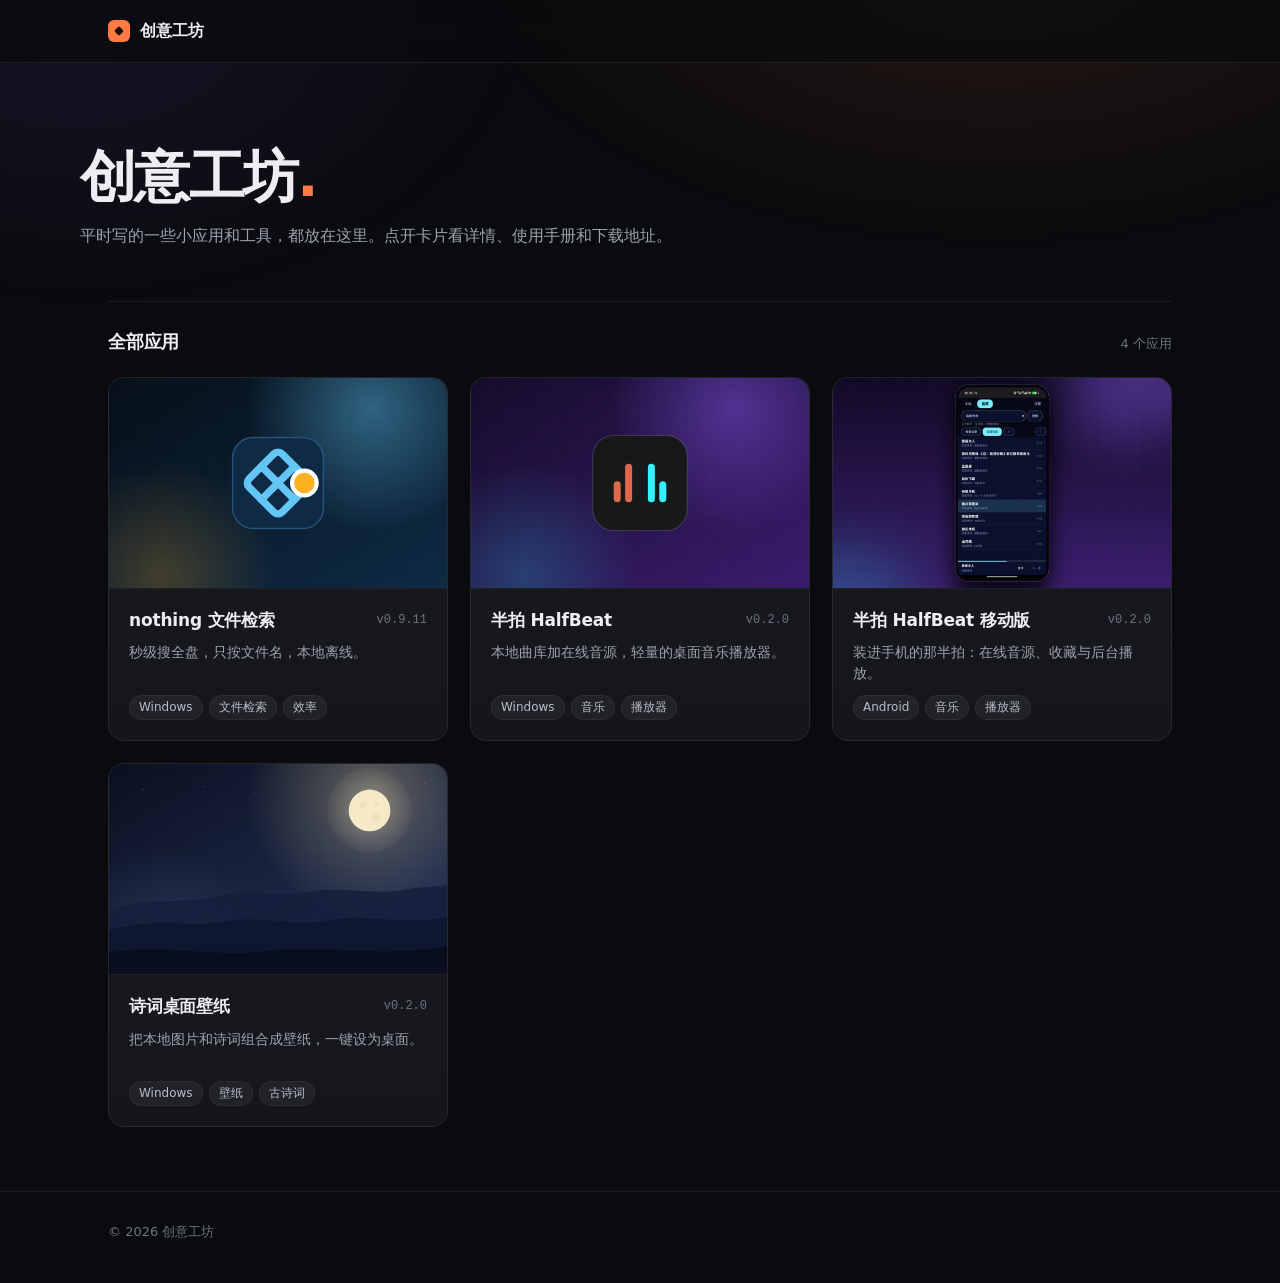
<file: index.html>
<!DOCTYPE html>
<html lang="zh-CN">
<head>
  <meta charset="utf-8">
  <meta name="viewport" content="width=device-width, initial-scale=1">
  <title>创意工坊 · 小应用与工具</title>
  <meta name="description" content="创意工坊：一些小应用、小工具的发布页，附使用手册和下载。">
  <link rel="icon" href="data:image/svg+xml,%3Csvg xmlns='http://www.w3.org/2000/svg' viewBox='0 0 32 32'%3E%3Crect width='32' height='32' rx='9' fill='%23ff7a45'/%3E%3Crect x='11' y='11' width='10' height='10' rx='2' transform='rotate(45 16 16)' fill='%2316100b'/%3E%3C/svg%3E">
  <link rel="stylesheet" href="assets/css/style.css">
</head>
<body>
  <header class="site-header">
    <div class="wrap header-inner">
      <a class="brand" href="index.html">
        <svg viewBox="0 0 32 32" aria-hidden="true">
          <rect width="32" height="32" rx="9" fill="#ff7a45"/>
          <rect x="11" y="11" width="10" height="10" rx="2" transform="rotate(45 16 16)" fill="#16100b"/>
        </svg>
        <span>创意工坊</span>
      </a>
    </div>
  </header>

  <main>
    <section class="wrap hero">
      <h1>创意工坊<span class="dot">.</span></h1>
      <p>平时写的一些小应用和工具，都放在这里。点开卡片看详情、使用手册和下载地址。</p>
    </section>

    <section class="wrap">
      <div class="section-head">
        <h2>全部应用</h2>
        <span class="count" id="app-count"></span>
      </div>
      <div class="app-grid" id="app-grid"></div>
      <div class="state" id="state" hidden></div>
    </section>
  </main>

  <footer class="site-footer">
    <div class="wrap footer-inner">
      <span>© 2026 创意工坊</span>
    </div>
  </footer>

  <noscript>
    <div class="wrap state">这个页面需要开启 JavaScript 才能加载应用列表。</div>
  </noscript>

  <script src="assets/js/home.js"></script>
</body>
</html>
</file>
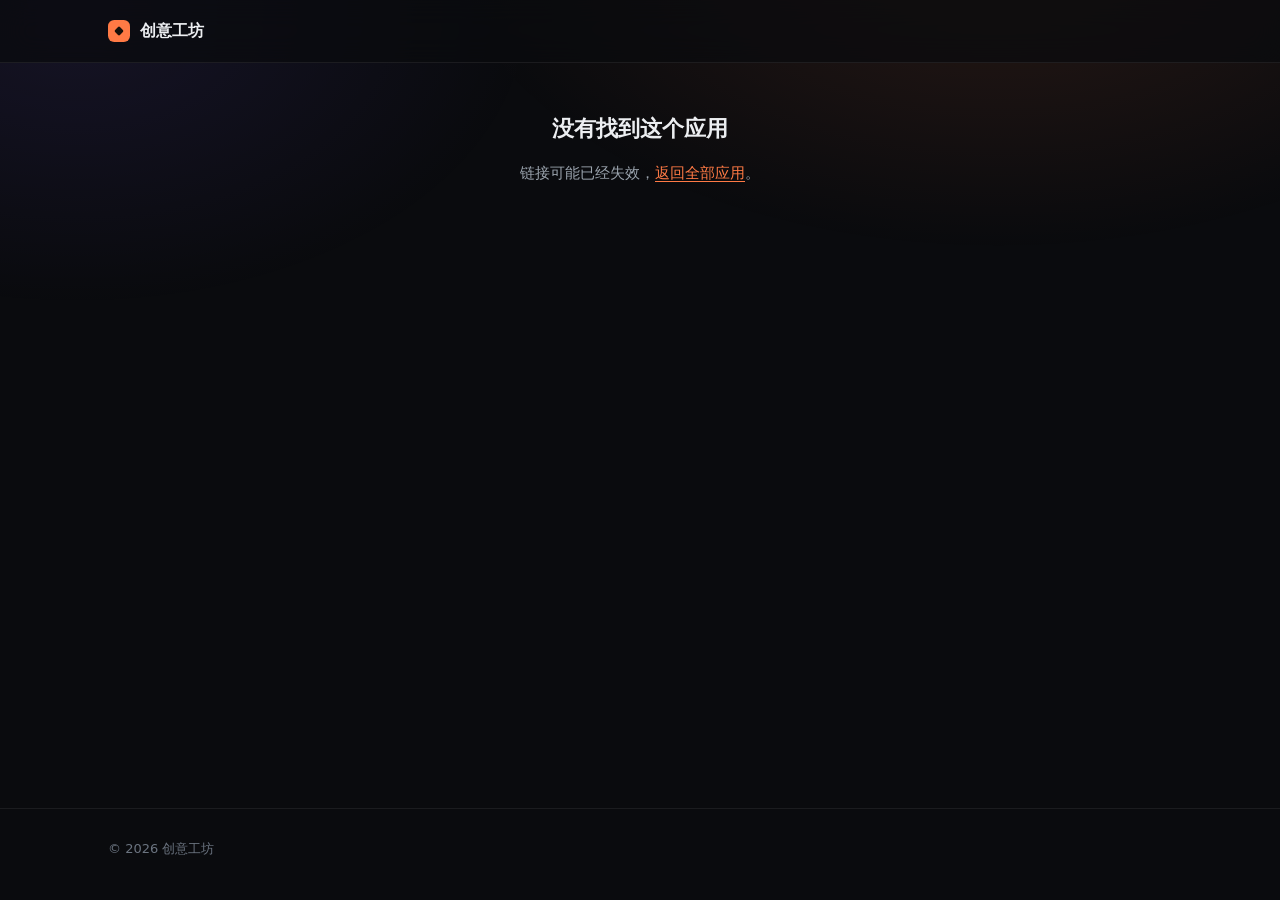
<file: app.html>
<!DOCTYPE html>
<html lang="zh-CN">
<head>
  <meta charset="utf-8">
  <meta name="viewport" content="width=device-width, initial-scale=1">
  <title>应用详情 · 创意工坊</title>
  <meta name="description" content="创意工坊应用详情">
  <link rel="icon" href="data:image/svg+xml,%3Csvg xmlns='http://www.w3.org/2000/svg' viewBox='0 0 32 32'%3E%3Crect width='32' height='32' rx='9' fill='%23ff7a45'/%3E%3Crect x='11' y='11' width='10' height='10' rx='2' transform='rotate(45 16 16)' fill='%2316100b'/%3E%3C/svg%3E">
  <link rel="stylesheet" href="assets/css/style.css">
</head>
<body>
  <header class="site-header">
    <div class="wrap header-inner">
      <a class="brand" href="index.html">
        <svg viewBox="0 0 32 32" aria-hidden="true">
          <rect width="32" height="32" rx="9" fill="#ff7a45"/>
          <rect x="11" y="11" width="10" height="10" rx="2" transform="rotate(45 16 16)" fill="#16100b"/>
        </svg>
        <span>创意工坊</span>
      </a>
    </div>
  </header>

  <main>
    <article class="wrap app-detail" id="app-page" hidden>
      <div class="detail-hero">
        <div class="detail-info">
          <a class="back" href="index.html">← 返回全部应用</a>
          <h1 id="app-name"></h1>
          <p class="tagline" id="app-tagline"></p>
          <div class="meta-row" id="app-meta"></div>
          <div class="hero-actions">
            <a class="btn btn-primary" href="#downloads">下载 / 获取</a>
          </div>
        </div>
        <div class="detail-cover">
          <img id="app-cover" alt="">
        </div>
      </div>

      <nav class="toc" aria-label="页面目录">
        <a href="#intro">简介</a>
        <a href="#previews">效果预览</a>
        <a href="#manual">使用手册</a>
        <a href="#downloads">下载</a>
      </nav>

      <section class="block" id="intro">
        <h2>简介</h2>
        <div class="prose" id="app-intro"></div>
      </section>

      <section class="block" id="previews">
        <h2>效果预览</h2>
        <div class="gallery" id="app-previews"></div>
      </section>

      <section class="block" id="manual">
        <h2>使用手册</h2>
        <div class="prose" id="app-manual"></div>
      </section>

      <section class="block" id="downloads">
        <h2>下载</h2>
        <div class="download-grid">
          <div class="panel" id="panel-direct">
            <div class="panel-head">
              <h3>直接下载</h3>
              <span class="panel-hint">小文件，点击即下</span>
            </div>
            <ul class="dl-list" id="app-downloads"></ul>
          </div>
          <div class="panel" id="panel-netdisk">
            <div class="panel-head">
              <h3>网盘下载</h3>
              <span class="panel-hint">大文件推荐</span>
            </div>
            <ul class="dl-list" id="app-netdisks"></ul>
          </div>
        </div>
      </section>
    </article>

    <div class="wrap state" id="notfound" hidden>
      <h2>没有找到这个应用</h2>
      <p>链接可能已经失效，<a href="index.html">返回全部应用</a>。</p>
    </div>
  </main>

  <footer class="site-footer">
    <div class="wrap footer-inner">
      <span>© 2026 创意工坊</span>
    </div>
  </footer>

  <div class="lightbox" id="lightbox" hidden>
    <button class="lb-btn lb-close" id="lb-close" type="button" aria-label="关闭">×</button>
    <button class="lb-btn lb-prev" id="lb-prev" type="button" aria-label="上一张">‹</button>
    <img id="lb-img" alt="">
    <button class="lb-btn lb-next" id="lb-next" type="button" aria-label="下一张">›</button>
  </div>

  <script src="assets/vendor/marked.min.js"></script>
  <script src="assets/js/app.js"></script>
</body>
</html>
</file>
<file: assets/css/style.css>
/* ========== 基础 ========== */
*,
*::before,
*::after {
  box-sizing: border-box;
}

[hidden] {
  display: none !important;
}

:root {
  --bg: #0a0b0e;
  --surface: #111319;
  --surface-2: #171a21;
  --border: rgba(255, 255, 255, 0.07);
  --border-strong: rgba(255, 255, 255, 0.15);
  --text: #eceef1;
  --muted: #9aa3ad;
  --faint: #6b7480;
  --accent: #ff7a45;
  --accent-2: #ffb454;
  --radius: 16px;
  --wrap: 1120px;
  --font: "Inter", "PingFang SC", "HarmonyOS Sans SC", "Microsoft YaHei",
    system-ui, -apple-system, "Segoe UI", sans-serif;
  --mono: ui-monospace, "SFMono-Regular", Consolas, "Liberation Mono", monospace;
}

html {
  scroll-behavior: smooth;
  -webkit-text-size-adjust: 100%;
}

body {
  margin: 0;
  min-height: 100vh;
  display: flex;
  flex-direction: column;
  background: var(--bg);
  color: var(--text);
  font-family: var(--font);
  font-size: 15px;
  line-height: 1.6;
  -webkit-font-smoothing: antialiased;
}

body::before {
  content: "";
  position: fixed;
  inset: 0;
  z-index: -1;
  pointer-events: none;
  background:
    radial-gradient(900px 520px at 78% -8%, rgba(255, 122, 69, 0.13), transparent 62%),
    radial-gradient(760px 480px at 6% 2%, rgba(124, 92, 255, 0.1), transparent 60%);
}

a {
  color: inherit;
  text-decoration: none;
}

img {
  display: block;
  max-width: 100%;
}

button {
  font: inherit;
}

::selection {
  background: rgba(255, 122, 69, 0.32);
}

:focus-visible {
  outline: 2px solid rgba(255, 122, 69, 0.7);
  outline-offset: 2px;
  border-radius: 4px;
}

.wrap {
  width: 100%;
  max-width: var(--wrap);
  margin: 0 auto;
  padding: 0 28px;
}

main {
  flex: 1;
}

/* ========== 顶栏 ========== */
.site-header {
  position: sticky;
  top: 0;
  z-index: 20;
  background: rgba(10, 11, 14, 0.74);
  backdrop-filter: blur(14px);
  -webkit-backdrop-filter: blur(14px);
  border-bottom: 1px solid var(--border);
}

.header-inner {
  display: flex;
  align-items: center;
  justify-content: space-between;
  height: 62px;
}

.brand {
  display: inline-flex;
  align-items: center;
  gap: 10px;
  font-size: 16px;
  font-weight: 650;
  letter-spacing: 0.01em;
}

.brand svg {
  width: 22px;
  height: 22px;
  flex: 0 0 auto;
}

/* ========== 首页 ========== */
.hero {
  padding: 84px 0 52px;
}

.hero h1 {
  margin: 0 0 16px;
  font-size: clamp(36px, 6.4vw, 56px);
  line-height: 1.08;
  letter-spacing: -0.03em;
  font-weight: 700;
}

.hero h1 .dot {
  color: var(--accent);
}

.hero p {
  margin: 0;
  max-width: 600px;
  color: var(--muted);
  font-size: 16px;
}

.section-head {
  display: flex;
  align-items: baseline;
  justify-content: space-between;
  gap: 16px;
  margin: 0 0 20px;
  padding-top: 8px;
  border-top: 1px solid var(--border);
}

.section-head h2 {
  margin: 0;
  padding-top: 18px;
  font-size: 18px;
  font-weight: 650;
  letter-spacing: -0.01em;
}

.count {
  font-size: 13px;
  color: var(--faint);
}

.app-grid {
  display: grid;
  grid-template-columns: repeat(auto-fill, minmax(300px, 1fr));
  gap: 22px;
  padding-bottom: 64px;
}

@keyframes rise {
  from {
    opacity: 0;
    transform: translateY(14px);
  }
  to {
    opacity: 1;
    transform: none;
  }
}

.card {
  display: flex;
  flex-direction: column;
  overflow: hidden;
  background-color: var(--surface);
  background-image: linear-gradient(
    180deg,
    rgba(255, 255, 255, 0.035),
    rgba(255, 255, 255, 0.012)
  );
  border: 1px solid var(--border);
  border-radius: var(--radius);
  transition: transform 0.25s ease, border-color 0.25s ease, box-shadow 0.25s ease;
  animation: rise 0.55s cubic-bezier(0.2, 0.7, 0.3, 1) both;
}

.card:hover {
  transform: translateY(-4px);
  border-color: var(--border-strong);
  box-shadow: 0 18px 40px -18px rgba(0, 0, 0, 0.8),
    0 0 0 1px rgba(255, 122, 69, 0.12);
}

.card-cover {
  aspect-ratio: 16 / 10;
  overflow: hidden;
  background: #0d0f13;
  border-bottom: 1px solid var(--border);
}

.card-cover img {
  width: 100%;
  height: 100%;
  object-fit: cover;
  transition: transform 0.5s ease;
}

.card:hover .card-cover img {
  transform: scale(1.035);
}

.card-body {
  display: flex;
  flex-direction: column;
  gap: 8px;
  padding: 18px 20px 20px;
}

.card-title {
  display: flex;
  align-items: center;
  justify-content: space-between;
  gap: 12px;
}

.card-title h3 {
  margin: 0;
  font-size: 17px;
  font-weight: 650;
  letter-spacing: -0.01em;
}

.card-ver {
  flex: 0 0 auto;
  font-family: var(--mono);
  font-size: 12px;
  color: var(--faint);
}

.card-tagline {
  margin: 0;
  min-height: 2.9em;
  color: var(--muted);
  font-size: 14px;
  line-height: 1.45;
  display: -webkit-box;
  -webkit-line-clamp: 2;
  -webkit-box-orient: vertical;
  overflow: hidden;
}

.card-meta {
  display: flex;
  flex-wrap: wrap;
  gap: 6px;
  margin-top: 4px;
}

.chip {
  font-size: 12px;
  color: #b7bfc8;
  background: rgba(255, 255, 255, 0.055);
  border: 1px solid rgba(255, 255, 255, 0.05);
  padding: 2px 9px;
  border-radius: 999px;
}

/* ========== 通用按钮 ========== */
.btn {
  display: inline-flex;
  align-items: center;
  justify-content: center;
  gap: 8px;
  padding: 10px 18px;
  border-radius: 11px;
  border: 1px solid var(--border);
  background: var(--surface-2);
  color: var(--text);
  font-size: 14px;
  font-weight: 550;
  cursor: pointer;
  transition: background 0.2s, border-color 0.2s, transform 0.15s, filter 0.2s;
}

.btn:hover {
  background: #1d2129;
  border-color: var(--border-strong);
}

.btn:active {
  transform: scale(0.98);
}

.btn-primary {
  background: linear-gradient(135deg, var(--accent-2), var(--accent));
  border-color: transparent;
  color: #1a0c05;
  font-weight: 650;
}

.btn-primary:hover {
  background: linear-gradient(135deg, var(--accent-2), var(--accent));
  border-color: transparent;
  filter: brightness(1.07);
}

.btn-sm {
  padding: 6px 13px;
  border-radius: 9px;
  font-size: 13px;
}

/* ========== 详情页 ========== */
.app-detail {
  padding-bottom: 72px;
}

.detail-hero {
  display: grid;
  grid-template-columns: minmax(0, 1fr) minmax(0, 1.05fr);
  gap: 52px;
  align-items: center;
  padding: 44px 0 8px;
}

.back {
  display: inline-flex;
  align-items: center;
  gap: 6px;
  margin-bottom: 22px;
  font-size: 13px;
  color: var(--faint);
  transition: color 0.2s;
}

.back:hover {
  color: var(--text);
}

.detail-info h1 {
  margin: 0 0 14px;
  font-size: clamp(30px, 4.4vw, 44px);
  line-height: 1.12;
  letter-spacing: -0.03em;
  font-weight: 700;
}

.detail-info .tagline {
  margin: 0 0 22px;
  max-width: 46ch;
  color: var(--muted);
  font-size: 16px;
}

.meta-row {
  display: flex;
  flex-wrap: wrap;
  gap: 8px;
  margin-bottom: 28px;
}

.meta-pill {
  display: inline-flex;
  align-items: center;
  gap: 6px;
  padding: 4px 11px;
  border: 1px solid var(--border);
  border-radius: 999px;
  background: var(--surface);
  font-size: 12.5px;
  color: var(--muted);
}

.meta-pill b {
  font-family: var(--mono);
  font-size: 12px;
  font-weight: 600;
  color: var(--text);
}

.hero-actions {
  display: flex;
  gap: 12px;
}

.detail-cover {
  overflow: hidden;
  border: 1px solid var(--border);
  border-radius: 18px;
  background: #0d0f13;
  box-shadow: 0 30px 70px -30px rgba(0, 0, 0, 0.9);
}

.detail-cover img {
  width: 100%;
  aspect-ratio: 16 / 10;
  object-fit: cover;
}

/* 页内目录 */
.toc {
  position: sticky;
  top: 62px;
  z-index: 10;
  display: flex;
  gap: 8px;
  margin: 34px 0 8px;
  padding: 12px 0;
  overflow-x: auto;
  background: rgba(10, 11, 14, 0.92);
  backdrop-filter: blur(10px);
  -webkit-backdrop-filter: blur(10px);
  border-bottom: 1px solid var(--border);
  scrollbar-width: none;
}

.toc::-webkit-scrollbar {
  display: none;
}

.toc a {
  flex: 0 0 auto;
  padding: 6px 13px;
  border: 1px solid transparent;
  border-radius: 999px;
  font-size: 13px;
  color: var(--muted);
  transition: color 0.2s, background 0.2s, border-color 0.2s;
}

.toc a:hover {
  color: var(--text);
  background: rgba(255, 255, 255, 0.05);
}

.toc a.active {
  color: var(--text);
  border-color: rgba(255, 122, 69, 0.35);
  background: rgba(255, 122, 69, 0.09);
}

/* 区块 */
.block {
  padding-top: 46px;
  scroll-margin-top: 122px;
}

.block > h2 {
  display: flex;
  align-items: center;
  gap: 10px;
  margin: 0 0 18px;
  font-size: 20px;
  font-weight: 650;
  letter-spacing: -0.01em;
}

.block > h2::before {
  content: "";
  width: 16px;
  height: 2px;
  border-radius: 2px;
  background: linear-gradient(90deg, var(--accent), transparent);
}

/* Markdown 正文 */
.prose {
  max-width: 72ch;
  color: #c6cdd5;
  font-size: 15px;
  line-height: 1.85;
}

.prose > :first-child {
  margin-top: 0;
}

.prose h1,
.prose h2,
.prose h3 {
  margin: 1.7em 0 0.6em;
  font-size: 17px;
  line-height: 1.35;
  color: var(--text);
}

.prose h3 {
  font-size: 16px;
}

.prose p {
  margin: 0 0 1em;
}

.prose ul,
.prose ol {
  margin: 0 0 1em;
  padding-left: 1.3em;
}

.prose li {
  margin: 0.35em 0;
}

.prose li::marker {
  color: var(--faint);
}

.prose strong {
  font-weight: 600;
  color: var(--text);
}

.prose a {
  color: var(--accent);
  text-decoration: underline;
  text-decoration-color: rgba(255, 122, 69, 0.35);
  text-underline-offset: 3px;
}

.prose code {
  padding: 0.15em 0.45em;
  border-radius: 6px;
  background: rgba(255, 255, 255, 0.07);
  font-family: var(--mono);
  font-size: 0.88em;
  color: #ffd9c4;
}

.prose pre {
  margin: 0 0 1.2em;
  padding: 16px;
  overflow-x: auto;
  border: 1px solid var(--border);
  border-radius: 12px;
  background: #0d1014;
}

.prose pre code {
  padding: 0;
  background: none;
  color: #d7dee6;
}

.prose blockquote {
  margin: 0 0 1em;
  padding: 2px 0 2px 16px;
  border-left: 2px solid rgba(255, 122, 69, 0.5);
  color: var(--muted);
}

.prose hr {
  margin: 2em 0;
  border: 0;
  border-top: 1px solid var(--border);
}

.prose img {
  border-radius: 12px;
  border: 1px solid var(--border);
}

/* 预览图 */
.gallery {
  display: grid;
  grid-template-columns: repeat(2, minmax(0, 1fr));
  gap: 16px;
}

.gallery button {
  padding: 0;
  overflow: hidden;
  border: 1px solid var(--border);
  border-radius: 12px;
  background: #0d0f13;
  cursor: zoom-in;
  transition: border-color 0.2s, transform 0.25s;
}

.gallery button:hover {
  border-color: var(--border-strong);
  transform: translateY(-2px);
}

.gallery img {
  width: 100%;
  height: 100%;
  aspect-ratio: 16 / 10;
  object-fit: contain;
  background: #0d0f13;
}

.gallery.portrait {
  display: grid;
  grid-template-columns: repeat(auto-fit, minmax(0, 340px));
  justify-content: center;
}

.gallery.portrait button {
  border-radius: 20px;
}

.gallery.portrait img {
  width: 100%;
  height: auto;
  aspect-ratio: auto;
  object-fit: contain;
}

/* 下载 */
.download-grid {
  display: grid;
  grid-template-columns: repeat(2, minmax(0, 1fr));
  gap: 18px;
}

.download-grid.single {
  grid-template-columns: minmax(0, 1fr);
}

.panel {
  padding: 6px 20px 2px;
  border: 1px solid var(--border);
  border-radius: var(--radius);
  background: var(--surface);
}

.panel-head {
  display: flex;
  align-items: baseline;
  justify-content: space-between;
  gap: 12px;
  padding: 14px 0 4px;
}

.panel h3 {
  margin: 0;
  font-size: 14px;
  font-weight: 600;
  letter-spacing: 0.04em;
  color: var(--muted);
}

.panel-hint {
  font-size: 12px;
  color: var(--faint);
}

.dl-list {
  margin: 0;
  padding: 0;
  list-style: none;
}

.dl-item {
  display: flex;
  align-items: center;
  justify-content: space-between;
  gap: 14px;
  padding: 14px 0;
  border-top: 1px solid var(--border);
}

.dl-info {
  min-width: 0;
}

.dl-label {
  display: block;
  font-size: 14px;
  font-weight: 550;
}

.dl-size {
  display: block;
  margin-top: 2px;
  font-family: var(--mono);
  font-size: 12px;
  color: var(--faint);
}

.code {
  display: inline-flex;
  align-items: center;
  gap: 6px;
  margin-top: 4px;
  font-size: 12px;
  color: var(--faint);
}

.code b {
  font-family: var(--mono);
  font-weight: 600;
  color: var(--muted);
  letter-spacing: 0.06em;
}

.copy-btn {
  padding: 1px 7px;
  border: 1px solid var(--border);
  border-radius: 6px;
  background: transparent;
  color: var(--muted);
  font-size: 11.5px;
  cursor: pointer;
  transition: color 0.2s, border-color 0.2s;
}

.copy-btn:hover {
  color: var(--text);
  border-color: var(--border-strong);
}

.copy-btn.copied {
  color: #7ee2b8;
  border-color: rgba(126, 226, 184, 0.4);
}

/* 空状态 / 错误 */
.state {
  padding: 48px 0 80px;
  text-align: center;
  color: var(--muted);
}

.state h2 {
  margin: 0 0 10px;
  font-size: 22px;
  color: var(--text);
}

.state a {
  color: var(--accent);
  text-decoration: underline;
  text-underline-offset: 3px;
}

/* ========== 页脚 ========== */
.site-footer {
  padding: 30px 0 40px;
  border-top: 1px solid var(--border);
  font-size: 13px;
  color: var(--faint);
}

.footer-inner {
  display: flex;
  flex-wrap: wrap;
  justify-content: space-between;
  gap: 16px;
}

/* ========== 图片查看器 ========== */
.lightbox {
  position: fixed;
  inset: 0;
  z-index: 100;
  display: flex;
  align-items: center;
  justify-content: center;
  padding: 5vh 5vw;
  background: rgba(5, 6, 8, 0.92);
  backdrop-filter: blur(6px);
  -webkit-backdrop-filter: blur(6px);
}

.lightbox img {
  max-width: 100%;
  max-height: 100%;
  border-radius: 10px;
  box-shadow: 0 30px 80px rgba(0, 0, 0, 0.6);
}

.lb-btn {
  position: absolute;
  display: grid;
  place-items: center;
  width: 42px;
  height: 42px;
  border: 1px solid rgba(255, 255, 255, 0.14);
  border-radius: 50%;
  background: rgba(20, 22, 27, 0.85);
  color: var(--text);
  font-size: 22px;
  line-height: 1;
  cursor: pointer;
  transition: background 0.2s;
}

.lb-btn:hover {
  background: rgba(40, 44, 52, 0.95);
}

.lb-close {
  top: 22px;
  right: 24px;
  font-size: 24px;
}

.lb-prev,
.lb-next {
  top: 50%;
  transform: translateY(-50%);
  font-size: 26px;
}

.lb-prev {
  left: 22px;
}

.lb-next {
  right: 22px;
}

/* ========== 响应式 ========== */
@media (max-width: 900px) {
  .detail-hero {
    grid-template-columns: 1fr;
    gap: 28px;
    padding-top: 28px;
  }

  .hero {
    padding-top: 60px;
  }
}

@media (max-width: 720px) {
  .wrap {
    padding: 0 20px;
  }

  .app-grid {
    grid-template-columns: 1fr;
    gap: 16px;
  }

  .gallery,
  .download-grid {
    grid-template-columns: 1fr;
  }

  .toc {
    margin-top: 24px;
  }

  .block {
    padding-top: 38px;
    scroll-margin-top: 118px;
  }

  .lb-prev,
  .lb-next {
    display: none;
  }
}

@media (prefers-reduced-motion: reduce) {
  html {
    scroll-behavior: auto;
  }

  .card {
    animation: none;
  }

  .card,
  .gallery button,
  .card-cover img {
    transition: none;
  }
}
</file>
